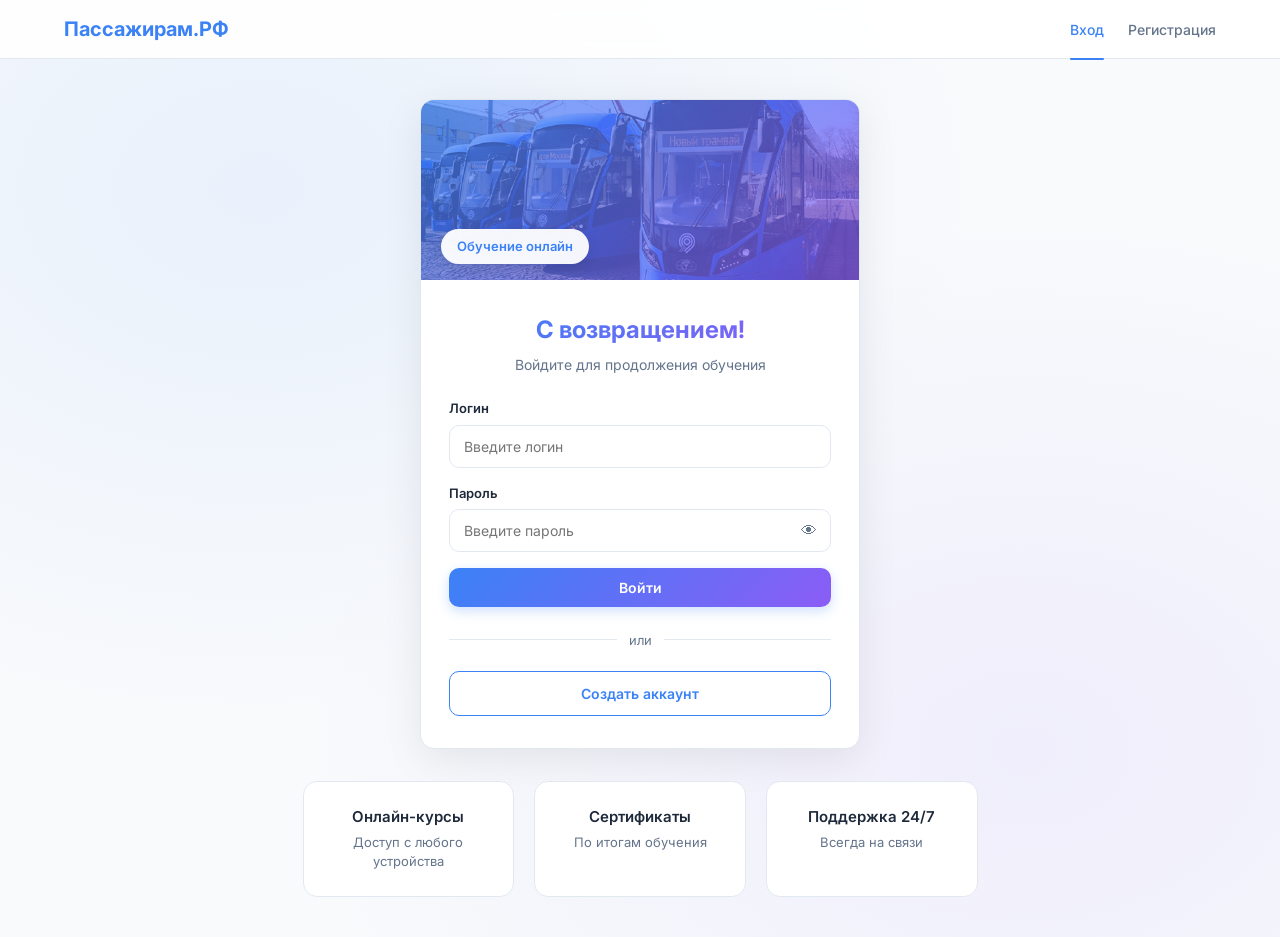
<file: Иванова экз/index.html>
<!DOCTYPE html>
<html lang="ru">
<head>
    <meta charset="UTF-8">
    <meta name="viewport" content="width=device-width, initial-scale=1.0">
    <title>Вход - Пассажирам.РФ</title>
    <link href="https://fonts.googleapis.com/css2?family=Inter:wght@400;500;600;700&display=swap" rel="stylesheet">
    <link rel="stylesheet" href="assets/style.css">
</head>
<body class="auth-page">

    <header class="header">
        <div class="header-inner">
            <div class="logo">
                <span>Пассажирам.РФ</span>
            </div>
            <nav class="nav-links">
                <a href="index.html" class="active">Вход</a>
                <a href="assets/pages/register.html">Регистрация</a>
            </nav>
        </div>
    </header>

    <main class="auth-center">
        <div class="auth-card animate-fade-in">
            <div class="auth-illustration">
                <img src="assets/img/2-9.jpg" alt="Bus" class="auth-image">
                <div class="auth-overlay"></div>
                <div class="auth-badge">
                    <span>Обучение онлайн</span>
                </div>
            </div>

            <div class="auth-body">
                <div class="auth-header">
                    <h1>С возвращением!</h1>
                    <p class="text-muted">Войдите для продолжения обучения</p>
                </div>

                <form id="login-form" onsubmit="event.preventDefault(); loginUser();">
                    <div class="form-group">
                        <label for="login-username">Логин</label>
                        <input type="text" id="login-username" class="form-control" placeholder="Введите логин" autocomplete="username">
                        <span id="login-user-error" class="error-text hidden"></span>
                    </div>

                    <div class="form-group">
                        <label for="login-password">Пароль</label>
                        <div class="password-input">
                            <input type="password" id="login-password" class="form-control" placeholder="Введите пароль" autocomplete="current-password">
                            <button type="button" class="toggle-password" onclick="togglePassword('login-password', this)">
                                👁
                            </button>
                        </div>
                        <span id="login-pass-error" class="error-text hidden"></span>
                    </div>

                    <button type="submit" class="btn btn-block btn-primary animate-pulse-hover">
                        Войти
                    </button>
                </form>

                <div class="auth-divider">
                    <span>или</span>
                </div>

                <a href="assets/pages/register.html" class="btn btn-block btn-outline animate-pulse-hover">
                    Создать аккаунт
                </a>
            </div>
        </div>

        <div class="auth-features">
            <div class="feature-item animate-slide-up" style="animation-delay: 0.1s">
                <h3>Онлайн-курсы</h3>
                <p>Доступ с любого устройства</p>
            </div>
            <div class="feature-item animate-slide-up" style="animation-delay: 0.2s">
                <h3>Сертификаты</h3>
                <p>По итогам обучения</p>
            </div>
            <div class="feature-item animate-slide-up" style="animation-delay: 0.3s">
                <h3>Поддержка 24/7</h3>
                <p>Всегда на связи</p>
            </div>
        </div>
    </main>

    <div class="modal-overlay" id="modal-overlay" onclick="closeModalOutside(event)">
        <div class="modal" style="position:relative;">
            <button class="modal-close" onclick="closeModal()">✕</button>
            <div class="modal-top-bar" id="modal-bar"></div>
            <div class="modal-body">
                <div class="modal-title" id="modal-title"></div>
                <div class="modal-text" id="modal-text"></div>
                <div class="modal-actions" id="modal-actions"></div>
            </div>
        </div>
    </div>

    <script src="assets/script.js"></script>
</body>
</html>
</file>
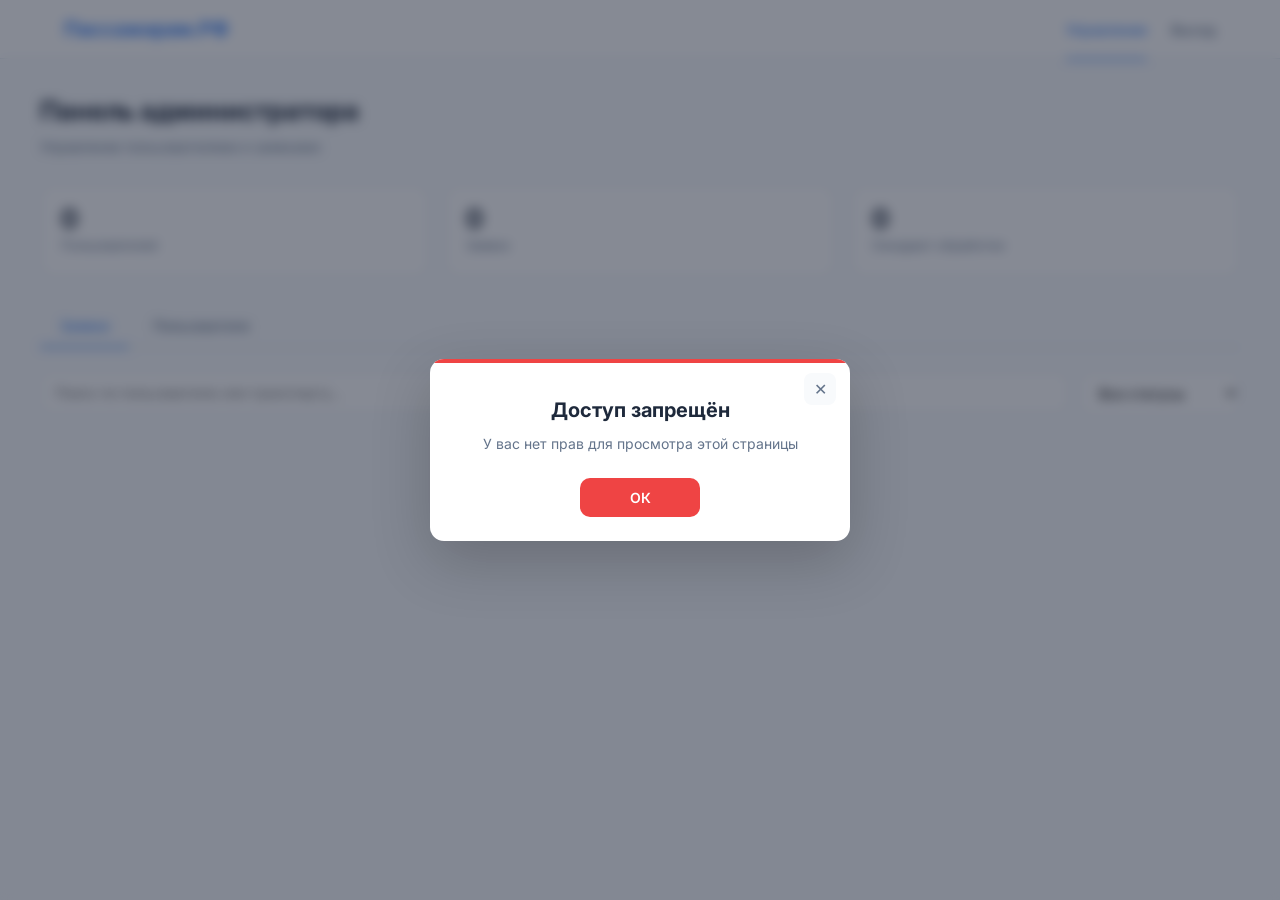
<file: Иванова экз/assets/pages/admin.html>
<!DOCTYPE html>
<html lang="ru">
<head>
    <meta charset="UTF-8">
    <meta name="viewport" content="width=device-width, initial-scale=1.0">
    <title>Админ-панель - Пассажирам.РФ</title>
    <link href="https://fonts.googleapis.com/css2?family=Inter:wght@400;500;600;700&display=swap" rel="stylesheet">
    <link rel="stylesheet" href="../style.css">
</head>
<body>

    <header class="header">
        <div class="header-inner">
            <div class="logo">
                <span>Пассажирам.РФ</span>
            </div>
            <nav class="nav-links">
                <a href="admin.html" class="active">Управление</a>
                <a href="#" onclick="logout(); return false;">Выход</a>
            </nav>
        </div>
    </header>

    <div class="container page">
        <div class="admin-header animate-fade-in">
            <h1>Панель администратора</h1>
            <p class="text-muted">Управление пользователями и заявками</p>
        </div>

        <div class="admin-stats">
            <div class="admin-stat-card animate-slide-up" style="animation-delay: 0.1s">
                <div class="stat-content">
                    <span class="stat-number" id="total-users">0</span>
                    <span class="stat-label">Пользователей</span>
                </div>
            </div>
            <div class="admin-stat-card animate-slide-up" style="animation-delay: 0.2s">
                <div class="stat-content">
                    <span class="stat-number" id="total-requests">0</span>
                    <span class="stat-label">Заявок</span>
                </div>
            </div>
            <div class="admin-stat-card animate-slide-up" style="animation-delay: 0.3s">
                <div class="stat-content">
                    <span class="stat-number" id="pending-requests">0</span>
                    <span class="stat-label">Ожидают обработки</span>
                </div>
            </div>
        </div>

        <div class="admin-tabs">
            <button class="admin-tab active" onclick="switchTab('requests', this)">
                Заявки
            </button>
            <button class="admin-tab" onclick="switchTab('users', this)">
                Пользователи
            </button>
        </div>

        <div id="tab-requests" class="admin-tab-content">
            <div class="admin-filters animate-fade-in">
                <div class="search-box">
                    <input type="text" id="search-request" placeholder="Поиск по пользователю или транспорту..." oninput="renderAdminRequests()">
                </div>
                <select id="filter-status" onchange="renderAdminRequests()">
                    <option value="">Все статусы</option>
                    <option value="Новая">Новые</option>
                    <option value="В обработке">В обработке</option>
                    <option value="Завершена">Завершённые</option>
                    <option value="Отменена">Отменённые</option>
                </select>
            </div>
            <div id="admin-requests-list"></div>
        </div>

        <div id="tab-users" class="admin-tab-content hidden">
            <div class="admin-filters animate-fade-in">
                <div class="search-box">
                    <input type="text" id="search-user" placeholder="Поиск по логину или ФИО..." oninput="renderUsers()">
                </div>
                <select id="filter-role" onchange="renderUsers()">
                    <option value="">Все роли</option>
                    <option value="student">Студенты</option>
                    <option value="admin">Админы</option>
                </select>
            </div>
            <div class="users-list" id="users-list"></div>
        </div>
    </div>

    <div class="modal-overlay" id="modal-overlay" onclick="closeModalOutside(event)">
        <div class="modal" style="position:relative;">
            <button class="modal-close" onclick="closeModal()">✕</button>
            <div class="modal-top-bar" id="modal-bar"></div>
            <div class="modal-body">
                <div class="modal-title" id="modal-title"></div>
                <div class="modal-text" id="modal-text"></div>
                <div class="modal-actions" id="modal-actions"></div>
            </div>
        </div>
    </div>

    <script src="../script.js"></script>
    <script>
        document.addEventListener('DOMContentLoaded', () => {
            const currentUser = JSON.parse(localStorage.getItem('currentUser') || '{}');
            if (currentUser.role !== 'admin') {
                showModal({
                    type: 'error',
                    title: 'Доступ запрещён',
                    text: 'У вас нет прав для просмотра этой страницы',
                    onConfirm: () => { window.location.href = '../../index.html'; }
                });
                return;
            }
            renderAdminRequests();
            renderUsers();
            updateAdminStats();
        });

        function switchTab(tab, btn) {
            document.querySelectorAll('.admin-tab').forEach(t => t.classList.remove('active'));
            btn.classList.add('active');
            document.getElementById('tab-requests').classList.toggle('hidden', tab !== 'requests');
            document.getElementById('tab-users').classList.toggle('hidden', tab !== 'users');
        }

        function renderUsers() {
            const users = getUsers();
            const search = document.getElementById('search-user').value.toLowerCase();
            const roleFilter = document.getElementById('filter-role').value;

            const filtered = users.filter(u => {
                const matchSearch = u.username.toLowerCase().includes(search) || 
                                   (u.fullName && u.fullName.toLowerCase().includes(search));
                const matchRole = !roleFilter || u.role === roleFilter;
                return matchSearch && matchRole;
            });

            const list = document.getElementById('users-list');
            if (filtered.length === 0) {
                list.innerHTML = '<div class="empty-state animate-fade-in"><p>Пользователи не найдены</p></div>';
                return;
            }

            list.innerHTML = '<div class="users-grid">' + filtered.map(u => `
                <div class="user-card animate-slide-up">
                    <div class="user-avatar">${(u.fullName || u.username).charAt(0).toUpperCase()}</div>
                    <div class="user-info">
                        <h4>${u.fullName || u.username}</h4>
                        <p class="text-muted">@${u.username}</p>
                        <div class="user-meta">
                            <span class="badge ${u.role === 'admin' ? 'badge-admin' : 'badge-student'}">
                                ${u.role === 'admin' ? 'Администратор' : 'Студент'}
                            </span>
                            <span class="user-date">${new Date(u.createdAt).toLocaleDateString('ru-RU')}</span>
                        </div>
                    </div>
                    ${u.role !== 'admin' ? `
                        <button class="btn btn-sm btn-danger-outline" onclick="deleteUser('${u.username}')">
                            Удалить
                        </button>
                    ` : '<span class="badge badge-protected">Защищён</span>'}
                </div>
            `).join('') + '</div>';
        }

        function deleteUser(username) {
            showModal({
                type: 'confirm',
                title: 'Удалить пользователя?',
                text: `Вы уверены, что хотите удалить "${username}"? Это действие нельзя отменить.`,
                confirmText: 'Удалить',
                cancelText: 'Отмена',
                onConfirm: () => {
                    let users = getUsers();
                    users = users.filter(u => u.username !== username);
                    localStorage.setItem('users', JSON.stringify(users));
                    renderUsers();
                    updateAdminStats();
                    showModal({ type: 'success', title: 'Удалено', text: 'Пользователь успешно удалён' });
                }
            });
        }
    </script>
</body>
</html>
</file>
<file: Иванова экз/assets/style.css>
/* =========================================================
   ПЕРЕМЕННЫЕ И БАЗОВЫЕ СТИЛИ
   ========================================================= */
:root {
    --primary: #3b82f6;
    --primary-dark: #2563eb;
    --primary-light: #eff6ff;
    --bg: #f8fafc;
    --card: #ffffff;
    --text: #1e293b;
    --muted: #64748b;
    --border: #e2e8f0;
    --shadow: 0 1px 3px rgba(0,0,0,0.04);
    --shadow-lg: 0 10px 40px rgba(0,0,0,0.08);
    --radius: 14px;
    --radius-sm: 10px;
    --gradient: linear-gradient(135deg, #3b82f6 0%, #8b5cf6 100%);
}

* {
    margin: 0;
    padding: 0;
    box-sizing: border-box;
}

html {
    scroll-behavior: smooth;
}

body {
    font-family: 'Inter', -apple-system, BlinkMacSystemFont, sans-serif;
    background: var(--bg);
    color: var(--text);
    min-height: 100vh;
    display: flex;
    flex-direction: column;
    line-height: 1.5;
    -webkit-font-smoothing: antialiased;
}

/* =========================================================
   АНИМАЦИИ
   ========================================================= */
@keyframes fadeIn {
    from { opacity: 0; transform: translateY(10px); }
    to { opacity: 1; transform: translateY(0); }
}
@keyframes slideUp {
    from { opacity: 0; transform: translateY(30px); }
    to { opacity: 1; transform: translateY(0); }
}
@keyframes pulse {
    0%, 100% { transform: scale(1); }
    50% { transform: scale(1.03); }
}

.animate-fade-in { animation: fadeIn 0.6s ease-out; }
.animate-slide-up {
    opacity: 0;
    animation: slideUp 0.6s ease-out forwards;
}
.animate-pulse-hover:hover {
    animation: pulse 0.6s ease-in-out;
}

/* =========================================================
   ШАПКА
   ========================================================= */
.header {
    background: rgba(255, 255, 255, 0.9);
    border-bottom: 1px solid var(--border);
    padding: 14px 0;
    position: sticky;
    top: 0;
    z-index: 100;
    backdrop-filter: blur(10px);
}
.header-inner {
    max-width: 1200px;
    margin: 0 auto;
    padding: 0 24px;
    display: flex;
    justify-content: space-between;
    align-items: center;
}
.logo {
    font-weight: 700;
    font-size: 20px;
    color: var(--primary);
    display: flex;
    align-items: center;
}
.nav-links {
    display: flex;
    gap: 24px;
    align-items: center;
}
.nav-links a {
    text-decoration: none;
    color: var(--muted);
    font-size: 14px;
    font-weight: 500;
    transition: color 0.2s;
    position: relative;
}
.nav-links a:hover,
.nav-links a.active {
    color: var(--primary);
}
.nav-links a.active::after {
    content: '';
    position: absolute;
    bottom: -20px;
    left: 0;
    right: 0;
    height: 2px;
    background: var(--primary);
    border-radius: 2px;
}

/* =========================================================
   КОНТЕЙНЕР
   ========================================================= */
.container {
    max-width: 1200px;
    margin: 0 auto;
    padding: 0 24px;
    width: 100%;
    flex: 1;
}
.page {
    padding: 32px 0 64px;
}

/* =========================================================
   СТРАНИЦЫ АВТОРИЗАЦИИ
   ========================================================= */
.auth-page {
    background: var(--bg);
    background-image: 
        radial-gradient(at 20% 20%, rgba(59, 130, 246, 0.08) 0, transparent 50%),
        radial-gradient(at 80% 80%, rgba(139, 92, 246, 0.08) 0, transparent 50%);
}

.auth-center {
    flex: 1;
    display: flex;
    flex-direction: column;
    align-items: center;
    justify-content: center;
    padding: 40px 24px;
    gap: 32px;
}

.auth-card {
    width: 100%;
    max-width: 440px;
    background: var(--card);
    border-radius: var(--radius);
    border: 1px solid var(--border);
    box-shadow: var(--shadow-lg);
    overflow: hidden;
}

.auth-illustration {
    position: relative;
    height: 180px;
    overflow: hidden;
}
.auth-image {
    width: 100%;
    height: 100%;
    object-fit: cover;
    display: block;
}
.auth-overlay {
    position: absolute;
    inset: 0;
    background: linear-gradient(135deg, rgba(59, 130, 246, 0.7), rgba(139, 92, 246, 0.7));
}
.auth-badge {
    position: absolute;
    bottom: 16px;
    left: 20px;
    background: rgba(255, 255, 255, 0.95);
    backdrop-filter: blur(10px);
    padding: 8px 16px;
    border-radius: 30px;
    font-size: 13px;
    font-weight: 600;
    color: var(--primary);
    box-shadow: 0 4px 12px rgba(0,0,0,0.1);
}

.auth-body {
    padding: 32px 28px;
}

.auth-header {
    text-align: center;
    margin-bottom: 24px;
}
.auth-header h1 {
    font-size: 24px;
    font-weight: 700;
    margin-bottom: 6px;
    background: var(--gradient);
    -webkit-background-clip: text;
    -webkit-text-fill-color: transparent;
    background-clip: text;
}

.auth-divider {
    position: relative;
    text-align: center;
    margin: 20px 0;
}
.auth-divider::before {
    content: '';
    position: absolute;
    top: 50%;
    left: 0;
    right: 0;
    height: 1px;
    background: var(--border);
}
.auth-divider span {
    position: relative;
    background: var(--card);
    padding: 0 12px;
    color: var(--muted);
    font-size: 13px;
}

.auth-features {
    display: flex;
    gap: 20px;
    flex-wrap: wrap;
    justify-content: center;
    max-width: 900px;
}
.feature-item {
    background: var(--card);
    border: 1px solid var(--border);
    border-radius: var(--radius);
    padding: 24px;
    text-align: center;
    flex: 1;
    min-width: 200px;
    max-width: 260px;
    transition: transform 0.3s, box-shadow 0.3s;
}
.feature-item:hover {
    transform: translateY(-4px);
    box-shadow: var(--shadow-lg);
}
.feature-item h3 {
    font-size: 15px;
    font-weight: 600;
    margin-bottom: 4px;
}
.feature-item p {
    font-size: 13px;
    color: var(--muted);
}

/* =========================================================
   ФОРМЫ
   ========================================================= */
.form-group {
    margin-bottom: 16px;
}
.form-group label {
    display: block;
    font-size: 13px;
    font-weight: 600;
    color: var(--text);
    margin-bottom: 6px;
}
.form-control {
    width: 100%;
    padding: 12px 14px;
    border: 1.5px solid var(--border);
    border-radius: var(--radius-sm);
    background: var(--card);
    font-size: 14px;
    font-family: inherit;
    transition: border-color 0.2s, box-shadow 0.2s;
}
.form-control:focus {
    outline: none;
    border-color: var(--primary);
    box-shadow: 0 0 0 3px rgba(59, 130, 246, 0.1);
}

.password-input {
    position: relative;
}
.password-input .form-control {
    padding-right: 44px;
}
.toggle-password {
    position: absolute;
    right: 4px;
    top: 50%;
    transform: translateY(-50%);
    background: none;
    border: none;
    width: 36px;
    height: 36px;
    border-radius: 8px;
    cursor: pointer;
    color: var(--muted);
    display: flex;
    align-items: center;
    justify-content: center;
    transition: background 0.2s, color 0.2s;
    font-size: 16px;
}
.toggle-password:hover {
    background: var(--primary-light);
    color: var(--primary);
}

.error-text {
    color: #ef4444;
    font-size: 12px;
    font-weight: 500;
    margin-top: 6px;
    display: block;
}
.hidden { display: none !important; }

.text-muted {
    color: var(--muted);
    font-size: 14px;
}

/* =========================================================
   КНОПКИ
   ========================================================= */
.btn {
    display: inline-flex;
    align-items: center;
    justify-content: center;
    gap: 8px;
    padding: 11px 20px;
    border: none;
    border-radius: var(--radius-sm);
    font-weight: 600;
    font-size: 14px;
    font-family: inherit;
    cursor: pointer;
    transition: all 0.2s;
    text-decoration: none;
    white-space: nowrap;
}
.btn:disabled {
    opacity: 0.5;
    cursor: not-allowed;
}

.btn-primary {
    background: var(--gradient);
    color: #fff;
    box-shadow: 0 4px 12px rgba(59, 130, 246, 0.25);
}
.btn-primary:hover:not(:disabled) {
    box-shadow: 0 6px 20px rgba(59, 130, 246, 0.35);
    transform: translateY(-1px);
}

.btn-secondary {
    background: var(--bg);
    color: var(--text);
    border: 1px solid var(--border);
}
.btn-secondary:hover:not(:disabled) {
    background: var(--primary-light);
    border-color: var(--primary);
    color: var(--primary);
}

.btn-outline {
    background: transparent;
    color: var(--primary);
    border: 1.5px solid var(--primary);
}
.btn-outline:hover {
    background: var(--primary);
    color: #fff;
}

.btn-danger {
    background: #ef4444;
    color: #fff;
}
.btn-danger:hover {
    background: #dc2626;
}

.btn-success {
    background: #22c55e;
    color: #fff;
}
.btn-success:hover {
    background: #16a34a;
}

.btn-warning {
    background: #f59e0b;
    color: #fff;
}
.btn-warning:hover {
    background: #d97706;
}

.btn-danger-outline {
    background: transparent;
    color: #ef4444;
    border: 1.5px solid #fecaca;
}
.btn-danger-outline:hover {
    background: #fef2f2;
    border-color: #ef4444;
}

.btn-sm {
    padding: 8px 14px;
    font-size: 13px;
}
.btn-block {
    width: 100%;
}

.link {
    color: var(--primary);
    font-weight: 500;
    text-decoration: none;
    font-size: 14px;
    transition: color 0.2s;
}
.link:hover {
    color: var(--primary-dark);
}

/* =========================================================
   ЛИЧНЫЙ КАБИНЕТ — ПРИВЕТСТВИЕ
   ========================================================= */
.welcome-section {
    background: var(--gradient);
    border-radius: var(--radius);
    padding: 32px;
    color: #fff;
    margin-bottom: 32px;
    position: relative;
    overflow: hidden;
}
.welcome-section::before {
    content: '';
    position: absolute;
    top: -50%;
    right: -10%;
    width: 400px;
    height: 400px;
    background: rgba(255, 255, 255, 0.1);
    border-radius: 50%;
}
.welcome-section::after {
    content: '';
    position: absolute;
    bottom: -40%;
    left: -5%;
    width: 300px;
    height: 300px;
    background: rgba(255, 255, 255, 0.08);
    border-radius: 50%;
}
.welcome-content {
    position: relative;
    z-index: 2;
    margin-bottom: 24px;
}
.welcome-content h1 {
    font-size: 26px;
    font-weight: 700;
    margin-bottom: 6px;
    color: #fff;
}
.welcome-content .text-muted {
    color: rgba(255, 255, 255, 0.85);
}

.welcome-stats {
    position: relative;
    z-index: 2;
    display: grid;
    grid-template-columns: repeat(3, 1fr);
    gap: 16px;
}
.stat-card {
    background: rgba(255, 255, 255, 0.15);
    backdrop-filter: blur(10px);
    border: 1px solid rgba(255, 255, 255, 0.2);
    border-radius: 12px;
    padding: 16px;
    transition: transform 0.2s;
}
.stat-card:hover {
    transform: translateY(-2px);
}
.stat-info {
    display: flex;
    flex-direction: column;
}
.stat-number {
    font-size: 22px;
    font-weight: 700;
    line-height: 1;
}
.stat-label {
    font-size: 12px;
    color: rgba(255, 255, 255, 0.85);
    margin-top: 4px;
}

/* =========================================================
   СЕКЦИИ
   ========================================================= */
.section {
    margin-bottom: 36px;
}
.section-header {
    display: flex;
    justify-content: space-between;
    align-items: center;
    margin-bottom: 20px;
    flex-wrap: wrap;
    gap: 10px;
}
.section-header h2 {
    font-size: 20px;
    font-weight: 700;
}

/* =========================================================
   КАРТОЧКИ КУРСОВ
   ========================================================= */
.courses-grid {
    display: grid;
    grid-template-columns: repeat(auto-fill, minmax(280px, 1fr));
    gap: 20px;
}

.course-card {
    background: var(--card);
    border-radius: var(--radius);
    overflow: hidden;
    border: 1px solid var(--border);
    transition: transform 0.3s, box-shadow 0.3s;
    display: flex;
    flex-direction: column;
}
.course-card:hover {
    transform: translateY(-6px);
    box-shadow: var(--shadow-lg);
}

.course-image {
    position: relative;
    height: 180px;
    overflow: hidden;
}
.course-image img {
    width: 100%;
    height: 100%;
    object-fit: cover;
    transition: transform 0.4s;
}
.course-card:hover .course-image img {
    transform: scale(1.05);
}

.course-badge {
    position: absolute;
    top: 12px;
    left: 12px;
    background: rgba(59, 130, 246, 0.95);
    color: #fff;
    padding: 4px 12px;
    border-radius: 20px;
    font-size: 11px;
    font-weight: 600;
    backdrop-filter: blur(10px);
}
.course-badge.new { background: rgba(34, 197, 94, 0.95); }
.course-badge.completed { background: rgba(139, 92, 246, 0.95); }

.course-content {
    padding: 18px;
    flex: 1;
    display: flex;
    flex-direction: column;
}
.course-content h3 {
    font-size: 16px;
    font-weight: 600;
    margin-bottom: 6px;
}
.course-content p {
    font-size: 13px;
    color: var(--muted);
    margin-bottom: 14px;
    flex: 1;
}

.course-footer {
    display: flex;
    justify-content: space-between;
    align-items: center;
    margin-top: auto;
    padding-top: 12px;
    border-top: 1px solid var(--border);
}
.course-duration {
    font-size: 12px;
    color: var(--muted);
}

/* =========================================================
   СТРАНИЦА ОФОРМЛЕНИЯ ЗАЯВКИ
   ========================================================= */
.request-header {
    margin-bottom: 28px;
}
.request-header h1 {
    font-size: 26px;
    font-weight: 700;
    margin-bottom: 6px;
}

.request-layout {
    display: grid;
    grid-template-columns: 1fr 320px;
    gap: 24px;
    align-items: start;
}

.request-form-card {
    background: var(--card);
    border: 1px solid var(--border);
    border-radius: var(--radius);
    padding: 28px;
}

.form-section {
    margin-bottom: 28px;
    padding-bottom: 24px;
    border-bottom: 1px solid var(--border);
}
.form-section:last-of-type {
    border-bottom: none;
    margin-bottom: 20px;
}
.form-section-title {
    font-size: 16px;
    font-weight: 600;
    margin-bottom: 16px;
    color: var(--text);
}

.transport-grid {
    display: grid;
    grid-template-columns: repeat(auto-fill, minmax(130px, 1fr));
    gap: 12px;
}
.transport-option {
    cursor: pointer;
}
.transport-option input { display: none; }
.transport-card {
    background: var(--bg);
    border: 2px solid var(--border);
    border-radius: 12px;
    padding: 20px 12px;
    text-align: center;
    transition: all 0.2s;
    display: flex;
    align-items: center;
    justify-content: center;
}
.transport-card span {
    font-size: 13px;
    font-weight: 500;
    color: var(--text);
}
.transport-option input:checked + .transport-card {
    border-color: var(--primary);
    background: var(--primary-light);
    color: var(--primary);
}
.transport-card:hover {
    border-color: var(--primary);
    transform: translateY(-2px);
}

.form-hint {
    display: block;
    font-size: 12px;
    color: var(--muted);
    margin-top: 6px;
}

.payment-options {
    display: flex;
    flex-direction: column;
    gap: 10px;
}
.payment-option {
    cursor: pointer;
}
.payment-option input { display: none; }
.payment-card {
    display: flex;
    align-items: center;
    gap: 14px;
    background: var(--bg);
    border: 2px solid var(--border);
    border-radius: 12px;
    padding: 14px 18px;
    transition: all 0.2s;
}
.payment-card strong {
    display: block;
    font-size: 14px;
    margin-bottom: 2px;
}
.payment-card span {
    font-size: 12px;
    color: var(--muted);
}
.payment-option input:checked + .payment-card {
    border-color: var(--primary);
    background: var(--primary-light);
}
.payment-card:hover {
    border-color: var(--primary);
}

.request-actions {
    display: flex;
    gap: 12px;
    justify-content: flex-end;
    padding-top: 8px;
}

.request-info {
    display: flex;
    flex-direction: column;
    gap: 16px;
    position: sticky;
    top: 90px;
}
.info-card {
    background: var(--card);
    border: 1px solid var(--border);
    border-radius: var(--radius);
    padding: 22px;
}
.info-card.highlight {
    background: var(--primary-light);
    border-color: #bfdbfe;
}
.info-card h3 {
    font-size: 16px;
    margin-bottom: 12px;
}
.info-steps {
    list-style: none;
    counter-reset: step;
}
.info-steps li {
    counter-increment: step;
    padding: 8px 0 8px 36px;
    position: relative;
    font-size: 13px;
    color: var(--text);
    border-bottom: 1px dashed var(--border);
}
.info-steps li:last-child { border-bottom: none; }
.info-steps li::before {
    content: counter(step);
    position: absolute;
    left: 0;
    top: 6px;
    width: 24px;
    height: 24px;
    background: var(--primary);
    color: #fff;
    border-radius: 50%;
    display: flex;
    align-items: center;
    justify-content: center;
    font-size: 12px;
    font-weight: 600;
}
.info-card p {
    font-size: 13px;
    margin: 4px 0;
}

/* =========================================================
   КАРТОЧКИ ЗАЯВОК
   ========================================================= */
.requests-grid {
    display: grid;
    grid-template-columns: repeat(auto-fill, minmax(320px, 1fr));
    gap: 16px;
}
.request-card {
    background: var(--card);
    border: 1px solid var(--border);
    border-radius: var(--radius);
    padding: 20px;
    transition: transform 0.2s, box-shadow 0.2s;
}
.request-card:hover {
    transform: translateY(-2px);
    box-shadow: var(--shadow-lg);
}
.request-card-header {
    margin-bottom: 14px;
}
.request-card-header h4 {
    font-size: 15px;
    font-weight: 600;
    margin-bottom: 2px;
}
.request-card-header small {
    font-size: 12px;
    color: var(--muted);
}

.request-details {
    display: grid;
    grid-template-columns: 1fr 1fr;
    gap: 10px;
    margin-bottom: 14px;
    font-size: 13px;
}
.request-detail {
    display: flex;
    flex-direction: column;
    gap: 2px;
}
.request-detail-label {
    color: var(--muted);
    font-size: 11px;
    text-transform: uppercase;
    letter-spacing: 0.5px;
}
.request-detail-value {
    font-weight: 500;
    color: var(--text);
}

.request-status {
    display: inline-block;
    padding: 4px 12px;
    border-radius: 20px;
    font-size: 12px;
    font-weight: 600;
}
.status-new {
    background: #fef3c7;
    color: #b45309;
}
.status-process {
    background: #dbeafe;
    color: #1d4ed8;
}
.status-done {
    background: #dcfce7;
    color: #166534;
}
.status-cancel {
    background: #fee2e2;
    color: #b91c1c;
}

.review-form {
    margin-top: 14px;
    padding-top: 14px;
    border-top: 1px dashed var(--border);
}
.review-form textarea {
    width: 100%;
    padding: 10px 12px;
    border: 1.5px solid var(--border);
    border-radius: var(--radius-sm);
    background: var(--bg);
    font-family: inherit;
    font-size: 13px;
    resize: vertical;
    min-height: 70px;
    margin-bottom: 10px;
    transition: border-color 0.2s;
}
.review-form textarea:focus {
    outline: none;
    border-color: var(--primary);
}
.review-actions {
    display: flex;
    gap: 8px;
    justify-content: flex-end;
}

.review-display {
    margin-top: 14px;
    padding: 12px 14px;
    background: #f0fdf4;
    border-left: 3px solid #22c55e;
    border-radius: 8px;
    font-size: 13px;
}
.review-display strong {
    display: block;
    color: #166534;
    margin-bottom: 4px;
    font-size: 12px;
}

/* =========================================================
   АДМИН-ПАНЕЛЬ
   ========================================================= */
.admin-header {
    margin-bottom: 28px;
}
.admin-header h1 {
    font-size: 26px;
    font-weight: 700;
    margin-bottom: 6px;
}

.admin-stats {
    display: grid;
    grid-template-columns: repeat(auto-fit, minmax(200px, 1fr));
    gap: 16px;
    margin-bottom: 28px;
}
.admin-stat-card {
    background: var(--card);
    border: 1px solid var(--border);
    border-radius: var(--radius);
    padding: 20px;
    transition: transform 0.2s, box-shadow 0.2s;
}
.admin-stat-card:hover {
    transform: translateY(-3px);
    box-shadow: var(--shadow-lg);
}
.admin-stat-card .stat-content {
    display: flex;
    flex-direction: column;
}
.admin-stat-card .stat-number {
    font-size: 26px;
    font-weight: 700;
    color: var(--text);
    line-height: 1;
}
.admin-stat-card .stat-label {
    font-size: 13px;
    color: var(--muted);
    margin-top: 4px;
}

.admin-tabs {
    display: flex;
    gap: 4px;
    margin-bottom: 24px;
    border-bottom: 1px solid var(--border);
}
.admin-tab {
    background: none;
    border: none;
    padding: 12px 20px;
    font-family: inherit;
    font-size: 14px;
    font-weight: 500;
    color: var(--muted);
    cursor: pointer;
    border-bottom: 2px solid transparent;
    margin-bottom: -1px;
    transition: color 0.2s, border-color 0.2s;
}
.admin-tab:hover { color: var(--primary); }
.admin-tab.active {
    color: var(--primary);
    border-bottom-color: var(--primary);
}

.admin-filters {
    display: flex;
    gap: 12px;
    margin-bottom: 24px;
    flex-wrap: wrap;
}
.search-box {
    flex: 1;
    min-width: 240px;
}
.search-box input {
    width: 100%;
    padding: 11px 14px;
    border: 1.5px solid var(--border);
    border-radius: var(--radius-sm);
    background: var(--card);
    font-size: 14px;
    font-family: inherit;
    transition: border-color 0.2s;
}
.search-box input:focus {
    outline: none;
    border-color: var(--primary);
}
.admin-filters select {
    padding: 11px 14px;
    border: 1.5px solid var(--border);
    border-radius: var(--radius-sm);
    background: var(--card);
    font-size: 14px;
    font-family: inherit;
    cursor: pointer;
    min-width: 160px;
}
.admin-filters select:focus {
    outline: none;
    border-color: var(--primary);
}

.users-grid {
    display: grid;
    grid-template-columns: repeat(auto-fill, minmax(320px, 1fr));
    gap: 16px;
}
.user-card {
    background: var(--card);
    border: 1px solid var(--border);
    border-radius: var(--radius);
    padding: 18px;
    display: flex;
    align-items: center;
    gap: 14px;
    transition: transform 0.2s, box-shadow 0.2s;
}
.user-card:hover {
    transform: translateY(-2px);
    box-shadow: var(--shadow-lg);
}
.user-avatar {
    width: 52px;
    height: 52px;
    background: var(--gradient);
    border-radius: 50%;
    display: flex;
    align-items: center;
    justify-content: center;
    color: #fff;
    font-size: 20px;
    font-weight: 600;
    flex-shrink: 0;
}
.user-info {
    flex: 1;
    min-width: 0;
}
.user-info h4 {
    font-size: 15px;
    font-weight: 600;
    margin-bottom: 2px;
    white-space: nowrap;
    overflow: hidden;
    text-overflow: ellipsis;
}
.user-info p {
    font-size: 13px;
    color: var(--muted);
    margin-bottom: 6px;
}
.user-meta {
    display: flex;
    align-items: center;
    gap: 8px;
    flex-wrap: wrap;
}
.user-date {
    font-size: 11px;
    color: var(--muted);
}

.badge {
    display: inline-block;
    padding: 3px 10px;
    border-radius: 12px;
    font-size: 11px;
    font-weight: 600;
}
.badge-student   { background: #dbeafe; color: #1d4ed8; }
.badge-admin     { background: #fef3c7; color: #b45309; }
.badge-protected { background: #dcfce7; color: #166534; }

.empty-state {
    text-align: center;
    padding: 60px 20px;
    color: var(--muted);
}

/* Карточка заявки для админа */
.admin-request-card {
    background: var(--card);
    border: 1px solid var(--border);
    border-radius: var(--radius);
    padding: 20px;
    margin-bottom: 12px;
    display: grid;
    grid-template-columns: 1fr auto;
    gap: 16px;
    align-items: center;
    transition: transform 0.2s, box-shadow 0.2s;
}
.admin-request-card:hover {
    transform: translateY(-2px);
    box-shadow: var(--shadow-lg);
}
.admin-request-info h4 {
    font-size: 15px;
    font-weight: 600;
    margin-bottom: 4px;
}
.admin-request-meta {
    display: flex;
    flex-wrap: wrap;
    gap: 14px;
    font-size: 13px;
    color: var(--muted);
    margin-top: 6px;
}

.admin-request-actions {
    display: flex;
    flex-direction: column;
    gap: 8px;
    align-items: flex-end;
}
.status-select {
    padding: 8px 12px;
    border: 1.5px solid var(--border);
    border-radius: 8px;
    background: var(--card);
    font-family: inherit;
    font-size: 13px;
    cursor: pointer;
    min-width: 160px;
}
.status-select:focus {
    outline: none;
    border-color: var(--primary);
}

.review-admin-display {
    margin-top: 12px;
    padding: 12px 14px;
    background: var(--primary-light);
    border-left: 3px solid var(--primary);
    border-radius: 8px;
    font-size: 13px;
    grid-column: 1 / -1;
}
.review-admin-display strong {
    display: block;
    color: var(--primary-dark);
    margin-bottom: 4px;
    font-size: 12px;
}

/* =========================================================
   МОДАЛЬНЫЕ ОКНА
   ========================================================= */
.modal-overlay {
    position: fixed;
    inset: 0;
    background: rgba(15, 23, 42, 0.5);
    backdrop-filter: blur(6px);
    z-index: 1000;
    display: flex;
    align-items: center;
    justify-content: center;
    padding: 24px;
    opacity: 0;
    visibility: hidden;
    transition: opacity 0.25s, visibility 0.25s;
    overflow-y: auto;
    -webkit-overflow-scrolling: touch;
}
.modal-overlay.active {
    opacity: 1;
    visibility: visible;
}
.modal {
    background: #fff;
    border-radius: var(--radius);
    width: 100%;
    max-width: 420px;
    max-height: calc(100vh - 48px);
    box-shadow: 0 20px 60px rgba(0, 0, 0, 0.2);
    transform: translateY(20px) scale(0.97);
    transition: transform 0.3s;
    overflow: hidden;
    position: relative;
    display: flex;
    flex-direction: column;
    margin: auto;
}
.modal-overlay.active .modal {
    transform: translateY(0) scale(1);
}
.modal-top-bar {
    height: 4px;
    width: 100%;
}
.modal-top-bar.info    { background: var(--primary); }
.modal-top-bar.success { background: #22c55e; }
.modal-top-bar.error   { background: #ef4444; }
.modal-top-bar.warning { background: #f59e0b; }
.modal-top-bar.confirm { background: var(--primary); }

.modal-body {
    padding: 32px 28px 24px;
    text-align: center;
    overflow-y: auto;
    flex: 1;
}
.modal-title {
    font-size: 20px;
    font-weight: 700;
    margin-bottom: 8px;
}
.modal-text {
    font-size: 14px;
    color: var(--muted);
    line-height: 1.5;
    margin-bottom: 24px;
}
.modal-actions {
    display: flex;
    gap: 10px;
    justify-content: center;
}
.modal-actions .btn {
    min-width: 120px;
}

.modal-close {
    position: absolute;
    top: 14px;
    right: 14px;
    width: 32px;
    height: 32px;
    border: none;
    background: var(--bg);
    border-radius: 8px;
    cursor: pointer;
    display: flex;
    align-items: center;
    justify-content: center;
    font-size: 16px;
    color: var(--muted);
    transition: background 0.2s, color 0.2s;
    z-index: 10;
}
.modal-close:hover {
    background: #fee2e2;
    color: #ef4444;
}

/* =========================================================
   АДАПТИВНОСТЬ
   ========================================================= */
@media (max-width: 1024px) {
    .welcome-content h1 { font-size: 22px; }
    .stat-number { font-size: 20px; }
}

@media (max-width: 900px) {
    .request-layout {
        grid-template-columns: 1fr;
    }
    .request-info {
        position: static;
    }
}

@media (max-width: 768px) {
    .header { padding: 12px 0; }
    .header-inner { padding: 0 16px; }
    .logo { font-size: 17px; }
    .nav-links { gap: 14px; }
    .nav-links a { font-size: 13px; }
    .nav-links a.active::after { bottom: -18px; }

    .container { padding: 0 16px; }
    .page { padding: 20px 0 40px; }

    .auth-center { padding: 24px 16px; gap: 24px; }
    .auth-illustration { height: 140px; }
    .auth-body { padding: 24px 20px; }
    .auth-header h1 { font-size: 20px; }

    .auth-features {
        flex-direction: column;
        align-items: stretch;
    }
    .feature-item { max-width: 100%; }

    .welcome-section { padding: 24px 20px; }
    .welcome-content h1 { font-size: 20px; }
    .welcome-stats {
        grid-template-columns: 1fr;
        gap: 10px;
    }

    .courses-grid {
        grid-template-columns: 1fr;
    }
    .course-image { height: 160px; }

    .admin-stats {
        grid-template-columns: 1fr;
    }
    .users-grid {
        grid-template-columns: 1fr;
    }

    .request-form-card { padding: 20px 18px; }
    .transport-grid {
        grid-template-columns: repeat(auto-fill, minmax(100px, 1fr));
    }
    .transport-card { padding: 14px 8px; }
    .transport-card span { font-size: 12px; }
    
    .request-actions {
        flex-direction: column-reverse;
    }
    .request-actions .btn { width: 100%; }

    .requests-grid {
        grid-template-columns: 1fr;
    }
    .request-details {
        grid-template-columns: 1fr;
    }

    .admin-request-card {
        grid-template-columns: 1fr;
        text-align: left;
    }
    .admin-request-actions {
        align-items: stretch;
        flex-direction: row;
        flex-wrap: wrap;
    }
    .status-select { width: 100%; }
    .admin-tabs { overflow-x: auto; }
    .admin-tab { white-space: nowrap; padding: 10px 14px; font-size: 13px; }

    .modal-overlay {
        padding: 16px;
        align-items: flex-start;
        padding-top: 40px;
    }
    .modal {
        max-width: 100%;
        max-height: calc(100vh - 80px);
        margin: auto 0;
    }
    .modal-body { padding: 24px 20px 20px; }
    .modal-actions { flex-direction: column; }
    .modal-actions .btn { width: 100%; }
    .modal-title { font-size: 18px; }
}

@media (max-width: 400px) {
    .logo span { font-size: 16px; }
    .auth-badge { font-size: 12px; padding: 6px 12px; }
    .section-header h2 { font-size: 17px; }
}
</file>
